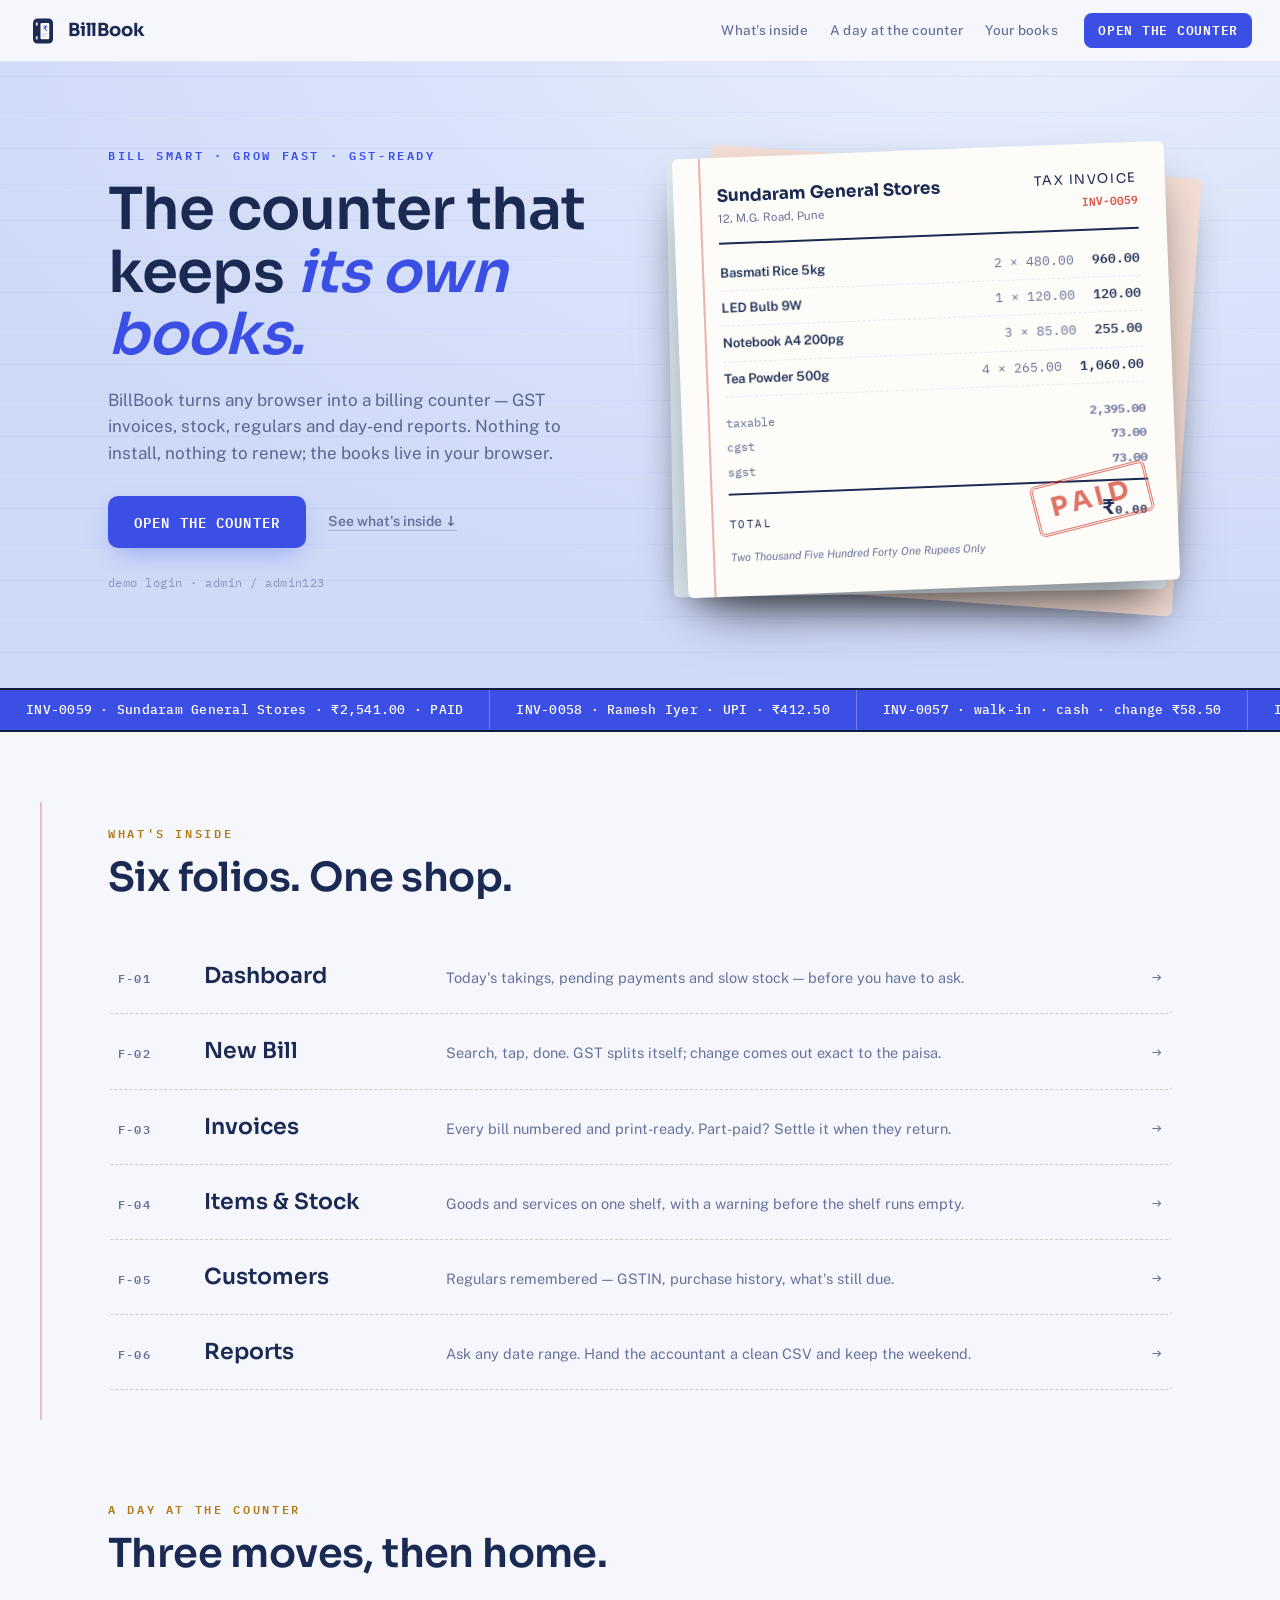
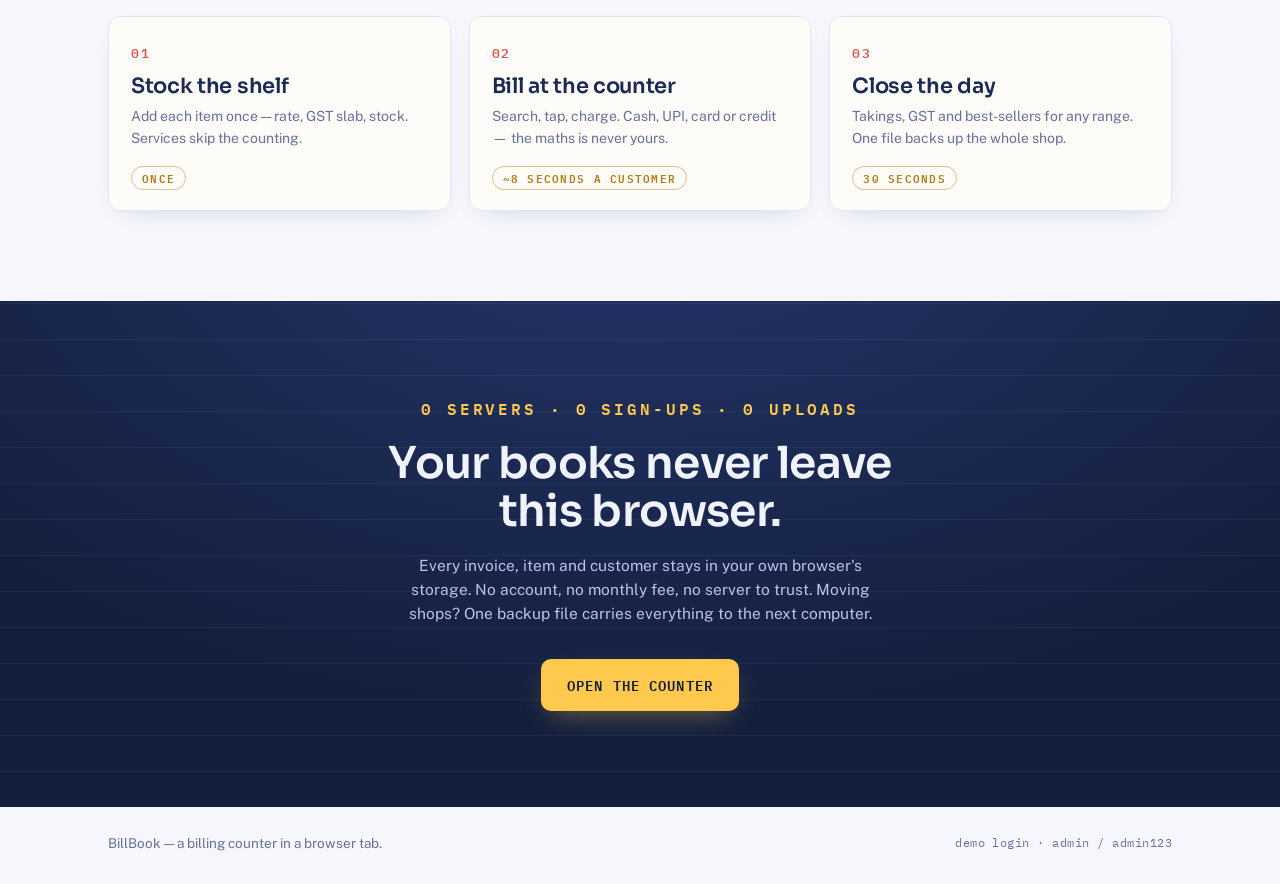
<file: Downloads/web based billing system/index.html>
<!DOCTYPE html>
<html lang="en">
<head>
<meta charset="UTF-8">
<meta name="viewport" content="width=device-width, initial-scale=1.0">
<title>BillBook — bill smart. grow fast.</title>
<meta name="description" content="A complete GST billing counter for small shops — in a single browser tab. Invoices, stock, customers and reports. Nothing to install; your books stay in your browser.">
<link rel="preconnect" href="https://fonts.googleapis.com">
<link rel="preconnect" href="https://fonts.gstatic.com" crossorigin>
<link href="https://fonts.googleapis.com/css2?family=Sora:wght@500;600;700;800&family=Public+Sans:wght@400;500;600;700&family=IBM+Plex+Mono:wght@400;500;600&display=swap" rel="stylesheet">
<link rel="stylesheet" href="css/landing.css">
</head>
<body>

<!-- ============ TOP BAR ============ -->
<header class="topbar">
  <a class="brand" href="./">
    <span class="brand-mark">
      <svg viewBox="0 0 48 48" width="30" height="30" aria-hidden="true">
        <rect x="8" y="4" width="32" height="40" rx="7" fill="#1B2A52"/>
        <rect x="12.5" y="10" width="3" height="6" rx="1.5" fill="#F0F3FE" opacity=".85"/>
        <rect x="12.5" y="32" width="3" height="6" rx="1.5" fill="#F0F3FE" opacity=".85"/>
        <rect x="20" y="11" width="14" height="26" rx="2" fill="#FDFCF8"/>
        <text x="27" y="24.5" font-family="Sora, sans-serif" font-size="10.5" font-weight="700" fill="#3B4FE4" text-anchor="middle">₹</text>
        <rect x="22.5" y="27.5" width="9" height="1.8" rx=".9" fill="#C9D1EA"/>
        <rect x="22.5" y="31" width="6.5" height="1.8" rx=".9" fill="#C9D1EA"/>
      </svg>
    </span>
    <span class="brand-name">BillBook</span>
  </a>
  <nav class="topnav">
    <a href="#inside">What's inside</a>
    <a href="#day">A day at the counter</a>
    <a href="#books">Your books</a>
  </nav>
  <a class="topbar-cta" href="app.html">Open the counter</a>
</header>

<!-- ============ HERO ============ -->
<section class="hero">
  <div class="hero-inner">
    <div class="hero-copy">
      <p class="eyebrow">bill smart · grow fast · gst-ready</p>
      <h1>The counter that keeps <em>its own books.</em></h1>
      <p class="sub">
        BillBook turns any browser into a billing counter — GST invoices,
        stock, regulars and day-end reports. Nothing to install, nothing to
        renew; the books live in your browser.
      </p>
      <div class="cta-row">
        <a class="btn-hero" href="app.html">Open the counter</a>
        <a class="link-quiet" href="#inside">See what's inside ↓</a>
      </div>
      <p class="hero-note">demo login · admin / admin123</p>
    </div>

    <!-- signature: the bill that writes itself -->
    <div class="hero-bill" aria-hidden="true">
      <div class="copy-sheet copy-pink"></div>
      <div class="copy-sheet copy-blue"></div>
      <div class="bill-sheet">
        <div class="bill-head">
          <div>
            <div class="bill-shop">Sundaram General Stores</div>
            <div class="bill-addr">12, M.G. Road, Pune</div>
          </div>
          <div class="bill-doc">
            <div class="bill-tax">TAX INVOICE</div>
            <div class="bill-no">INV-0059</div>
          </div>
        </div>

        <div class="bill-rows">
          <div class="bill-row" style="--i:0"><span class="br-name">Basmati Rice 5kg</span><span class="br-qty">2 × 480.00</span><span class="br-amt">960.00</span></div>
          <div class="bill-row" style="--i:1"><span class="br-name">LED Bulb 9W</span><span class="br-qty">1 × 120.00</span><span class="br-amt">120.00</span></div>
          <div class="bill-row" style="--i:2"><span class="br-name">Notebook A4 200pg</span><span class="br-qty">3 × 85.00</span><span class="br-amt">255.00</span></div>
          <div class="bill-row" style="--i:3"><span class="br-name">Tea Powder 500g</span><span class="br-qty">4 × 265.00</span><span class="br-amt">1,060.00</span></div>
        </div>

        <div class="bill-totals">
          <div class="bt-row" style="--i:4"><span>taxable</span><b>2,395.00</b></div>
          <div class="bt-row" style="--i:5"><span>cgst</span><b>73.00</b></div>
          <div class="bt-row" style="--i:6"><span>sgst</span><b>73.00</b></div>
          <div class="bt-row bt-grand" style="--i:7"><span>total</span><b>₹<span id="bill-total">0.00</span></b></div>
        </div>

        <div class="bill-words" style="--i:8">Two Thousand Five Hundred Forty One Rupees Only</div>
        <div class="paid-stamp">PAID</div>
      </div>
    </div>
  </div>
</section>

<!-- ============ BILL TICKER ============ -->
<div class="ticker" aria-hidden="true">
  <div class="ticker-track">
    <div class="ticker-set">
      <span>INV-0059 · Sundaram General Stores · ₹2,541.00 · PAID</span>
      <span>INV-0058 · Ramesh Iyer · UPI · ₹412.50</span>
      <span>INV-0057 · walk-in · cash · change ₹58.50</span>
      <span>INV-0056 · Vikram Traders · credit · 30 days</span>
      <span>INV-0055 · Anita Deshmukh · card · ₹1,180.00</span>
      <span>low stock · Wall Clock · 4 left</span>
      <span>day closed · 23 bills · ₹41,206.75</span>
    </div>
    <div class="ticker-set">
      <span>INV-0059 · Sundaram General Stores · ₹2,541.00 · PAID</span>
      <span>INV-0058 · Ramesh Iyer · UPI · ₹412.50</span>
      <span>INV-0057 · walk-in · cash · change ₹58.50</span>
      <span>INV-0056 · Vikram Traders · credit · 30 days</span>
      <span>INV-0055 · Anita Deshmukh · card · ₹1,180.00</span>
      <span>low stock · Wall Clock · 4 left</span>
      <span>day closed · 23 bills · ₹41,206.75</span>
    </div>
  </div>
</div>

<!-- ============ INDEX OF ACCOUNTS ============ -->
<section class="index-section" id="inside">
  <div class="wrap">
    <p class="eyebrow dark reveal">what's inside</p>
    <h2 class="reveal">Six folios. One shop.</h2>

    <ol class="ledger-index">
      <li class="reveal" style="--i:0">
        <span class="folio">F-01</span>
        <span class="idx-name">Dashboard</span>
        <span class="idx-desc">Today's takings, pending payments and slow stock — before you have to ask.</span>
        <span class="idx-arrow">→</span>
      </li>
      <li class="reveal" style="--i:1">
        <span class="folio">F-02</span>
        <span class="idx-name">New Bill</span>
        <span class="idx-desc">Search, tap, done. GST splits itself; change comes out exact to the paisa.</span>
        <span class="idx-arrow">→</span>
      </li>
      <li class="reveal" style="--i:2">
        <span class="folio">F-03</span>
        <span class="idx-name">Invoices</span>
        <span class="idx-desc">Every bill numbered and print-ready. Part-paid? Settle it when they return.</span>
        <span class="idx-arrow">→</span>
      </li>
      <li class="reveal" style="--i:3">
        <span class="folio">F-04</span>
        <span class="idx-name">Items &amp; Stock</span>
        <span class="idx-desc">Goods and services on one shelf, with a warning before the shelf runs empty.</span>
        <span class="idx-arrow">→</span>
      </li>
      <li class="reveal" style="--i:4">
        <span class="folio">F-05</span>
        <span class="idx-name">Customers</span>
        <span class="idx-desc">Regulars remembered — GSTIN, purchase history, what's still due.</span>
        <span class="idx-arrow">→</span>
      </li>
      <li class="reveal" style="--i:5">
        <span class="folio">F-06</span>
        <span class="idx-name">Reports</span>
        <span class="idx-desc">Ask any date range. Hand the accountant a clean CSV and keep the weekend.</span>
        <span class="idx-arrow">→</span>
      </li>
    </ol>
  </div>
</section>

<!-- ============ A DAY AT THE COUNTER ============ -->
<section class="day-section" id="day">
  <div class="wrap">
    <p class="eyebrow dark reveal">a day at the counter</p>
    <h2 class="reveal">Three moves, then home.</h2>

    <div class="steps">
      <div class="step reveal" style="--i:0">
        <span class="step-no">01</span>
        <h3>Stock the shelf</h3>
        <p>Add each item once — rate, GST slab, stock. Services skip the counting.</p>
        <span class="step-tag">once</span>
      </div>
      <div class="step reveal" style="--i:1">
        <span class="step-no">02</span>
        <h3>Bill at the counter</h3>
        <p>Search, tap, charge. Cash, UPI, card or credit — the maths is never yours.</p>
        <span class="step-tag">~8 seconds a customer</span>
      </div>
      <div class="step reveal" style="--i:2">
        <span class="step-no">03</span>
        <h3>Close the day</h3>
        <p>Takings, GST and best-sellers for any range. One file backs up the whole shop.</p>
        <span class="step-tag">30 seconds</span>
      </div>
    </div>
  </div>
</section>

<!-- ============ YOUR BOOKS ============ -->
<section class="local-section" id="books">
  <div class="wrap">
    <p class="local-claim reveal">0 servers · 0 sign-ups · 0 uploads</p>
    <h2 class="reveal">Your books never leave this browser.</h2>
    <p class="local-sub reveal">
      Every invoice, item and customer stays in your own browser's storage.
      No account, no monthly fee, no server to trust. Moving shops?
      One backup file carries everything to the next computer.
    </p>
    <a class="btn-hero reveal" href="app.html">Open the counter</a>
  </div>
</section>

<!-- ============ FOOTER ============ -->
<footer class="foot">
  <div class="wrap">
    <p class="foot-line">BillBook — a billing counter in a browser tab.</p>
    <p class="foot-hint">demo login · admin / admin123</p>
  </div>
</footer>

<script src="js/landing.js" defer></script>
</body>
</html>
</file>
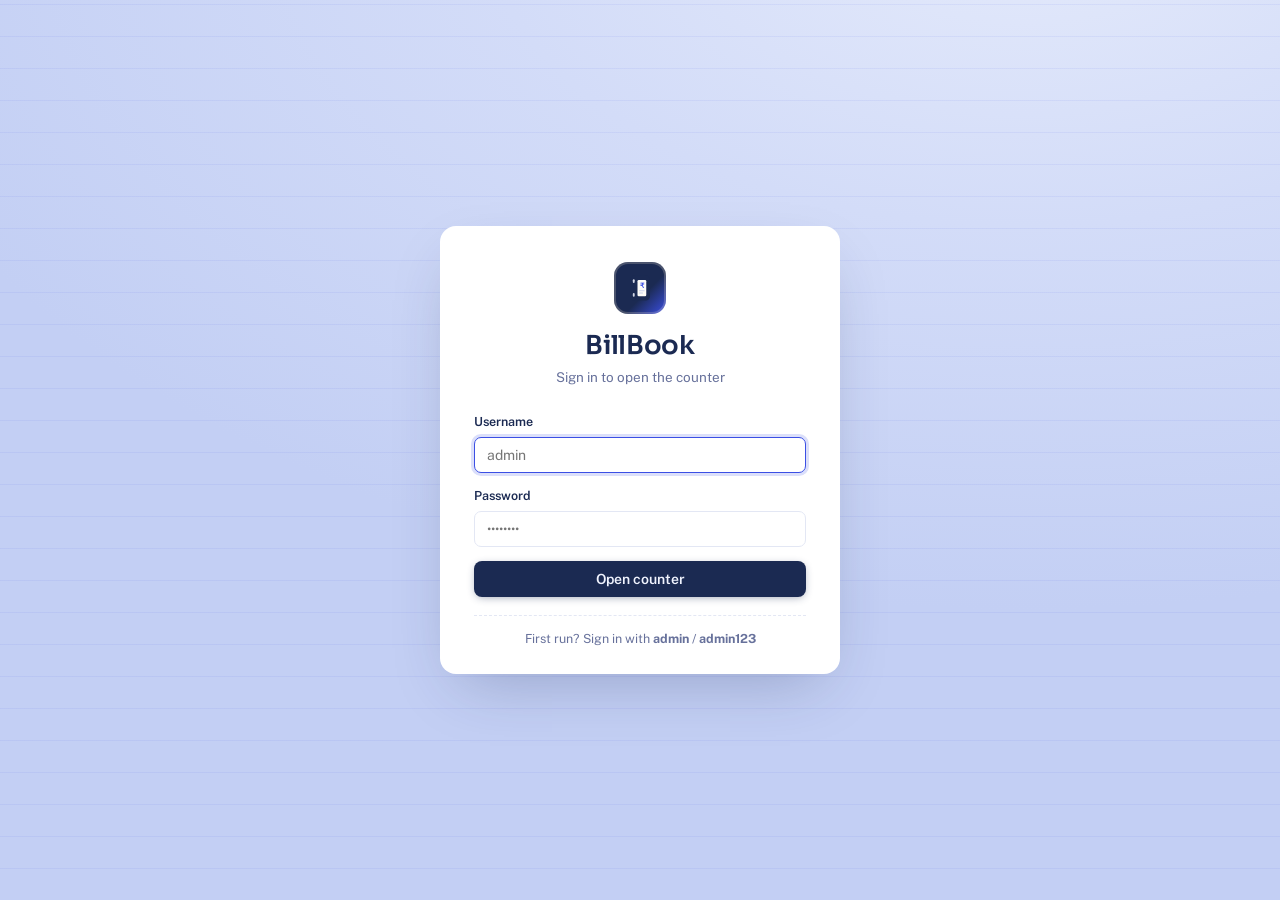
<file: Downloads/web based billing system/app.html>
<!DOCTYPE html>
<html lang="en">
<head>
<meta charset="UTF-8">
<meta name="viewport" content="width=device-width, initial-scale=1.0">
<title>BillBook — Billing System</title>
<link rel="preconnect" href="https://fonts.googleapis.com">
<link rel="preconnect" href="https://fonts.gstatic.com" crossorigin>
<link href="https://fonts.googleapis.com/css2?family=Sora:wght@500;600;700&family=Public+Sans:wght@400;500;600;700&family=IBM+Plex+Mono:wght@400;500;600&display=swap" rel="stylesheet">
<link rel="stylesheet" href="css/style.css">
</head>
<body>

<!-- ============ LOGIN ============ -->
<div id="login-screen" class="login-screen hidden">
  <div class="login-card">
    <div class="login-brand">
      <span class="brand-mark">
        <svg viewBox="0 0 48 48" width="30" height="30" aria-hidden="true">
          <rect x="8" y="4" width="32" height="40" rx="7" fill="#1B2A52"/>
          <rect x="12.5" y="10" width="3" height="6" rx="1.5" fill="#F0F3FE" opacity=".85"/>
          <rect x="12.5" y="32" width="3" height="6" rx="1.5" fill="#F0F3FE" opacity=".85"/>
          <rect x="20" y="11" width="14" height="26" rx="2" fill="#FDFCF8"/>
          <text x="27" y="24.5" font-family="Sora, sans-serif" font-size="10.5" font-weight="700" fill="#3B4FE4" text-anchor="middle">₹</text>
          <rect x="22.5" y="27.5" width="9" height="1.8" rx=".9" fill="#C9D1EA"/>
          <rect x="22.5" y="31" width="6.5" height="1.8" rx=".9" fill="#C9D1EA"/>
        </svg>
      </span>
      <h1 class="login-title">BillBook</h1>
      <p class="login-sub">Sign in to open the counter</p>
    </div>
    <form id="login-form" autocomplete="off">
      <label class="field">
        <span class="field-label">Username</span>
        <input type="text" id="login-user" placeholder="admin" required>
      </label>
      <label class="field">
        <span class="field-label">Password</span>
        <input type="password" id="login-pass" placeholder="••••••••" required>
      </label>
      <p id="login-error" class="login-error hidden">Wrong username or password.</p>
      <button type="submit" class="btn btn-primary btn-block">Open counter</button>
    </form>
    <p class="login-hint">First run? Sign in with <b>admin</b> / <b>admin123</b></p>
  </div>
</div>

<!-- ============ APP SHELL ============ -->
<div id="app" class="app hidden">

  <aside class="sidebar">
    <div class="sidebar-brand">
      <span class="brand-mark brand-mark-sm">
        <svg viewBox="0 0 48 48" width="22" height="22" aria-hidden="true">
          <rect x="8" y="4" width="32" height="40" rx="7" fill="#F0F3FE"/>
          <rect x="20" y="11" width="14" height="26" rx="2" fill="#FDFCF8"/>
          <text x="27" y="24.5" font-family="Sora, sans-serif" font-size="10.5" font-weight="700" fill="#3B4FE4" text-anchor="middle">₹</text>
          <rect x="22.5" y="27.5" width="9" height="1.8" rx=".9" fill="#C9D1EA"/>
          <rect x="22.5" y="31" width="6.5" height="1.8" rx=".9" fill="#C9D1EA"/>
        </svg>
      </span>
      <div>
        <div id="sidebar-shop-name" class="sidebar-shop">My Shop</div>
        <div class="sidebar-appname">BillBook</div>
      </div>
    </div>

    <nav class="nav">
      <a href="#/dashboard" class="nav-item" data-route="dashboard">
        <svg viewBox="0 0 24 24" fill="none" stroke="currentColor" stroke-width="1.8"><rect x="3" y="3" width="7" height="9" rx="1.5"/><rect x="14" y="3" width="7" height="5" rx="1.5"/><rect x="14" y="12" width="7" height="9" rx="1.5"/><rect x="3" y="16" width="7" height="5" rx="1.5"/></svg>
        Dashboard
      </a>
      <a href="#/billing" class="nav-item" data-route="billing">
        <svg viewBox="0 0 24 24" fill="none" stroke="currentColor" stroke-width="1.8"><path d="M6 2h12v20l-3-2-3 2-3-2-3 2V2z"/><path d="M9 7h6M9 11h6M9 15h4"/></svg>
        New Bill
      </a>
      <a href="#/invoices" class="nav-item" data-route="invoices">
        <svg viewBox="0 0 24 24" fill="none" stroke="currentColor" stroke-width="1.8"><path d="M4 3h16v18l-2.5-1.5L15 21l-2.5-1.5L10 21l-2.5-1.5L5 21l-1-.6V3z"/><path d="M8 8h8M8 12h8M8 16h5"/></svg>
        Invoices
        <span id="nav-invoice-count" class="nav-badge"></span>
      </a>
      <a href="#/products" class="nav-item" data-route="products">
        <svg viewBox="0 0 24 24" fill="none" stroke="currentColor" stroke-width="1.8"><path d="m12 2 8 4.5v11L12 22l-8-4.5v-11L12 2z"/><path d="M12 11 4 6.5M12 11l8-4.5M12 11v10.5"/></svg>
        Items
      </a>
      <a href="#/customers" class="nav-item" data-route="customers">
        <svg viewBox="0 0 24 24" fill="none" stroke="currentColor" stroke-width="1.8"><circle cx="9" cy="8" r="3.5"/><path d="M2.5 20c.8-3.5 3.4-5.5 6.5-5.5s5.7 2 6.5 5.5"/><circle cx="17.5" cy="9.5" r="2.5"/><path d="M17 14.6c2.4.3 4 1.9 4.5 4.4"/></svg>
        Customers
      </a>
      <a href="#/reports" class="nav-item" data-route="reports">
        <svg viewBox="0 0 24 24" fill="none" stroke="currentColor" stroke-width="1.8"><path d="M3 21h18"/><rect x="5" y="12" width="3" height="7" rx="1"/><rect x="10.5" y="8" width="3" height="11" rx="1"/><rect x="16" y="4" width="3" height="15" rx="1"/></svg>
        Reports
      </a>
      <a href="#/settings" class="nav-item" data-route="settings">
        <svg viewBox="0 0 24 24" fill="none" stroke="currentColor" stroke-width="1.8"><circle cx="12" cy="12" r="3"/><path d="M19.4 15a1.7 1.7 0 0 0 .34 1.87l.06.06a2 2 0 1 1-2.83 2.83l-.06-.06a1.7 1.7 0 0 0-1.87-.34 1.7 1.7 0 0 0-1 1.55V21a2 2 0 1 1-4 0v-.09a1.7 1.7 0 0 0-1-1.55 1.7 1.7 0 0 0-1.87.34l-.06.06a2 2 0 1 1-2.83-2.83l.06-.06a1.7 1.7 0 0 0 .34-1.87 1.7 1.7 0 0 0-1.55-1H3a2 2 0 1 1 0-4h.09a1.7 1.7 0 0 0 1.55-1 1.7 1.7 0 0 0-.34-1.87l-.06-.06a2 2 0 1 1 2.83-2.83l.06.06a1.7 1.7 0 0 0 1.87.34h0a1.7 1.7 0 0 0 1-1.55V3a2 2 0 1 1 4 0v.09a1.7 1.7 0 0 0 1 1.55h0a1.7 1.7 0 0 0 1.87-.34l.06-.06a2 2 0 1 1 2.83 2.83l-.06.06a1.7 1.7 0 0 0-.34 1.87v0a1.7 1.7 0 0 0 1.55 1H21a2 2 0 1 1 0 4h-.09a1.7 1.7 0 0 0-1.55 1z"/></svg>
        Settings
      </a>
    </nav>

    <div class="sidebar-footer">
      <div class="user-chip">
        <div id="user-avatar" class="avatar">A</div>
        <div>
          <div id="user-name" class="user-name">Administrator</div>
          <button id="logout-btn" class="linklike">Log out</button>
        </div>
      </div>
    </div>
  </aside>

  <main class="main">
    <header class="topbar">
      <button id="menu-toggle" class="icon-btn menu-toggle" aria-label="Toggle menu">
        <svg viewBox="0 0 24 24" fill="none" stroke="currentColor" stroke-width="2"><path d="M4 6h16M4 12h16M4 18h16"/></svg>
      </button>
      <h2 id="page-title" class="page-title">Dashboard</h2>
      <div id="page-actions" class="page-actions"></div>
    </header>
    <div id="page" class="page"></div>
  </main>
</div>

<!-- ============ OVERLAYS ============ -->
<div id="modal-root"></div>
<div id="toast-root" class="toast-root"></div>
<div id="print-area" class="print-area"></div>

<script src="js/utils.js" defer></script>
<script src="js/db.js" defer></script>
<script src="js/dashboard.js" defer></script>
<script src="js/products.js" defer></script>
<script src="js/customers.js" defer></script>
<script src="js/billing.js" defer></script>
<script src="js/invoices.js" defer></script>
<script src="js/reports.js" defer></script>
<script src="js/settings.js" defer></script>
<script src="js/app.js" defer></script>
</body>
</html>
</file>
<file: Downloads/web based billing system/css/landing.css>
/* ============================================================
   BillBook landing — "bill smart. grow fast."
   Pastel light theme, logo navy + royal blue, self-writing
   invoice hero, bill ticker, ledger index.
   Sora / Public Sans / IBM Plex Mono.
   ============================================================ */

:root {
  --counter: #141F3E;       /* deep navy — dark sections, text on sun */
  --royal: #3B4FE4;         /* logo royal blue */
  --royal-2: #2E3CC4;
  --paper: #F6F7FD;         /* pastel blue-tinted background */
  --sheet: #FDFCF8;
  --ink: #1B2A52;
  --muted: #67719B;
  --line: #E3E7F4;
  --sun: #FFC94D;
  --sun-deep: #B27B14;
  --stamp: #D9574A;

  --font-display: "Sora", "Segoe UI", system-ui, sans-serif;
  --font-body: "Public Sans", "Segoe UI", system-ui, sans-serif;
  --font-mono: "IBM Plex Mono", Consolas, monospace;
}

* { box-sizing: border-box; margin: 0; padding: 0; }

html { scroll-behavior: smooth; }

body {
  font-family: var(--font-body);
  background: var(--paper);
  color: var(--ink);
  font-size: 16px;
  line-height: 1.55;
}

::selection { background: rgba(59,79,228,.22); }
a { color: inherit; }
h1, h2, h3 { font-family: var(--font-display); font-weight: 600; line-height: 1.08; letter-spacing: -.015em; }

.eyebrow {
  font-family: var(--font-mono); font-size: 12px; font-weight: 600;
  letter-spacing: .22em; text-transform: uppercase;
  color: var(--royal); margin-bottom: 14px;
}
.eyebrow.dark { color: var(--sun-deep); }

.wrap { max-width: 1120px; margin: 0 auto; padding: 0 28px; }

/* ---------- reveal-on-scroll ---------- */
.reveal { opacity: 0; transform: translateY(18px); transition: opacity .6s ease, transform .6s cubic-bezier(.2,.8,.25,1); transition-delay: calc(var(--i, 0) * 70ms); }
.reveal.in { opacity: 1; transform: none; }

/* ============================================================
   TOP BAR
   ============================================================ */
.topbar {
  position: sticky; top: 0; z-index: 50;
  display: flex; align-items: center; gap: 26px;
  padding: 13px 28px;
  background: rgba(246,247,253,.9); backdrop-filter: blur(8px);
  border-bottom: 1px solid var(--line);
}
.brand { display: flex; align-items: center; gap: 10px; text-decoration: none; }
.brand-mark { display: grid; place-items: center; }
.brand-name { font-family: var(--font-display); font-weight: 700; font-size: 18px; color: var(--ink); letter-spacing: -.01em; }
.topnav { margin-left: auto; display: flex; gap: 22px; }
.topnav a {
  font-size: 13.5px; font-weight: 500; color: var(--muted);
  text-decoration: none; letter-spacing: .02em;
}
.topnav a:hover { color: var(--ink); }
.topbar-cta {
  font-family: var(--font-mono); font-size: 12.5px; font-weight: 600;
  letter-spacing: .06em; text-transform: uppercase;
  color: #fff; background: var(--royal);
  padding: 8px 14px; border-radius: 8px; text-decoration: none;
  transition: transform .12s ease, background .15s;
}
.topbar-cta:hover { background: var(--royal-2); transform: translateY(-1px); }
.topbar-cta:focus-visible, .btn-hero:focus-visible, .link-quiet:focus-visible { outline: 2px solid var(--royal); outline-offset: 3px; }

/* ============================================================
   HERO — deep green, ruled paper, the self-writing bill
   ============================================================ */
.hero {
  background:
    repeating-linear-gradient(0deg, transparent 0 35px, rgba(59,79,228,.05) 35px 36px),
    radial-gradient(1100px 640px at 78% -12%, #EAF0FC 0%, #DCE4FA 46%, #CFDAF8 100%);
  color: var(--ink);
  overflow: hidden;
}
.hero-inner {
  max-width: 1120px; margin: 0 auto;
  padding: 84px 28px 96px;
  display: grid; grid-template-columns: 1.05fr 1fr; gap: 56px; align-items: center;
}
.hero h1 { font-size: clamp(38px, 4.6vw, 58px); color: var(--ink); }
.hero h1 em { font-style: italic; color: var(--royal); }
.hero .sub { margin-top: 20px; font-size: 17px; color: #5A6690; max-width: 46ch; }
.cta-row { display: flex; align-items: center; gap: 22px; margin-top: 30px; flex-wrap: wrap; }

.btn-hero {
  display: inline-block; font-family: var(--font-mono); font-weight: 600;
  font-size: 14px; letter-spacing: .08em; text-transform: uppercase;
  color: #fff; background: var(--royal);
  padding: 15px 26px; border-radius: 10px; text-decoration: none;
  box-shadow: 0 10px 28px -10px rgba(59,79,228,.5);
  transition: transform .12s ease, background .15s, box-shadow .2s;
}
.btn-hero:hover { background: var(--royal-2); transform: translateY(-2px); box-shadow: 0 16px 34px -12px rgba(59,79,228,.6); }
.link-quiet { font-size: 14px; font-weight: 600; color: var(--muted); text-decoration: underline; text-underline-offset: 4px; text-decoration-color: rgba(103,113,155,.4); }
.link-quiet:hover { color: var(--ink); }
.hero-note { font-family: var(--font-mono); font-size: 12px; color: #8A94BC; margin-top: 26px; letter-spacing: .04em; }

/* ---------- the bill that writes itself ---------- */
.hero-bill { position: relative; }
.copy-sheet {
  position: absolute; inset: 0; border-radius: 6px;
  box-shadow: 0 18px 40px -18px rgba(0,0,0,.5);
}
.copy-pink { background: #F3DDD5; transform: rotate(4deg) translate(16px, 10px); }
.copy-blue { background: #DCE7F0; transform: rotate(-1deg) translate(-10px, 4px); }

.bill-sheet {
  position: relative;
  background: var(--sheet);
  color: var(--ink);
  border-radius: 6px;
  padding: 26px 28px 30px 44px;
  box-shadow: 0 30px 60px -22px rgba(0,0,0,.55);
  transform: rotate(-2.2deg);
}
.bill-sheet::before {
  content: ""; position: absolute; left: 26px; top: 0; bottom: 0; width: 2px;
  background: var(--stamp); opacity: .45;
}
.bill-head { display: flex; justify-content: space-between; gap: 14px; border-bottom: 2px solid var(--ink); padding-bottom: 14px; }
.bill-shop { font-family: var(--font-display); font-weight: 700; font-size: 17px; }
.bill-addr { font-size: 11.5px; color: var(--muted); margin-top: 1px; }
.bill-doc { text-align: right; }
.bill-tax { font-family: var(--font-display); font-size: 13px; letter-spacing: .12em; }
.bill-no { font-family: var(--font-mono); font-size: 11.5px; color: var(--stamp); font-weight: 600; margin-top: 3px; }

.bill-rows { padding: 12px 0 4px; }
.bill-row {
  display: grid; grid-template-columns: 1fr auto auto; gap: 18px;
  font-family: var(--font-mono); font-size: 12.5px;
  padding: 7px 0; border-bottom: 1px dashed var(--line);
  opacity: 0; transform: translateX(-10px);
  animation: writeLine .45s cubic-bezier(.2,.8,.25,1) forwards;
  animation-delay: calc(.55s + var(--i) * .38s);
}
@keyframes writeLine { to { opacity: 1; transform: none; } }
.br-name { font-family: var(--font-body); font-weight: 600; font-size: 13px; }
.br-qty, .br-amt { color: var(--muted); }
.br-amt { font-weight: 600; color: var(--ink); }

.bill-totals { padding-top: 10px; }
.bt-row {
  display: flex; justify-content: space-between;
  font-family: var(--font-mono); font-size: 12px; color: var(--muted);
  padding: 3px 0;
  opacity: 0; transform: translateX(-10px);
  animation: writeLine .45s cubic-bezier(.2,.8,.25,1) forwards;
  animation-delay: calc(.55s + var(--i) * .38s);
}
.bt-grand { border-top: 2px solid var(--ink); margin-top: 8px; padding-top: 9px; color: var(--ink); align-items: baseline; }
.bt-grand span { text-transform: uppercase; letter-spacing: .14em; font-size: 10.5px; }
.bt-grand b { font-size: 21px; }

.bill-words {
  font-style: italic; font-size: 11px; color: var(--muted); margin-top: 10px;
  opacity: 0;
  animation: writeLine .45s ease forwards;
  animation-delay: calc(.55s + 8 * .38s);
}

.paid-stamp {
  position: absolute; right: 26px; bottom: 58px;
  border: 3px double var(--stamp); color: var(--stamp);
  font-family: var(--font-display); font-size: 26px; font-weight: 700;
  letter-spacing: .18em; padding: 3px 14px; border-radius: 6px;
  transform: rotate(-12deg); opacity: 0;
  animation: stampIn .4s cubic-bezier(.2,.8,.25,1) forwards;
  animation-delay: 3.6s;
}
@keyframes stampIn {
  0% { transform: scale(2.1) rotate(-14deg); opacity: 0; }
  55% { transform: scale(.92) rotate(-12deg); opacity: .85; }
  70% { transform: scale(1.06) rotate(-12deg); opacity: .85; }
  100% { transform: scale(1) rotate(-12deg); opacity: .85; }
}

/* ============================================================
   BILL TICKER — the day's takings, scrolling past
   ============================================================ */
.ticker {
  background: var(--royal);
  border-block: 2px solid var(--counter);
  overflow: hidden;
}
.ticker-track { display: flex; width: max-content; animation: tickerMove 36s linear infinite; }
.ticker:hover .ticker-track { animation-play-state: paused; }
.ticker-set { display: flex; flex-shrink: 0; }
.ticker-set span {
  font-family: var(--font-mono); font-size: 12.5px; font-weight: 500;
  color: #fff; padding: 10px 26px;
  white-space: nowrap; letter-spacing: .02em;
  border-right: 1px solid rgba(255,255,255,.28);
}
@keyframes tickerMove { to { transform: translateX(-50%); } }

/* ============================================================
   INDEX OF ACCOUNTS — modules as ledger folios
   ============================================================ */
.index-section {
  padding: 92px 0 70px;
  position: relative;
}
.index-section::before {
  content: ""; position: absolute; left: max(18px, calc((100vw - 1120px) / 2 - 40px)); top: 70px; bottom: 40px;
  width: 2px; background: var(--stamp); opacity: .35;
}
.index-section h2, .day-section h2 { font-size: clamp(28px, 3.4vw, 40px); margin-bottom: 40px; }

.ledger-index { list-style: none; }
.ledger-index li {
  display: grid; grid-template-columns: 64px 220px 1fr 40px;
  gap: 22px; align-items: baseline;
  padding: 20px 10px;
  border-bottom: 1px dashed #C9CFC2;
  border-radius: 4px;
  transition: background .15s ease, transform .15s ease;
}
.ledger-index li:hover { background: rgba(59,79,228,.07); transform: translateX(4px); }
.folio {
  font-family: var(--font-mono); font-size: 12px; font-weight: 600;
  color: var(--muted); letter-spacing: .1em;
  transition: color .15s;
}
.ledger-index li:hover .folio { color: var(--stamp); }
.idx-name { font-family: var(--font-display); font-weight: 600; font-size: 22px; }
.idx-desc { font-size: 14.5px; color: var(--muted); }
.idx-arrow { font-family: var(--font-mono); color: var(--muted); text-align: right; transition: transform .15s, color .15s; }
.ledger-index li:hover .idx-arrow { transform: translateX(4px); color: var(--royal); }

/* ============================================================
   A DAY AT THE COUNTER
   ============================================================ */
.day-section { padding: 40px 0 90px; }
.steps { display: grid; grid-template-columns: repeat(3, 1fr); gap: 18px; }
.step {
  background: var(--sheet); border: 1px solid var(--line); border-radius: 12px;
  padding: 24px 22px 20px; position: relative;
  box-shadow: 0 8px 22px -14px rgba(27,42,82,.28);
}
.step-no {
  font-family: var(--font-mono); font-size: 13px; font-weight: 600;
  color: var(--stamp); letter-spacing: .12em;
}
.step h3 { font-size: 21px; margin: 10px 0 8px; }
.step p { font-size: 14px; color: var(--muted); }
.step-tag {
  display: inline-block; margin-top: 16px;
  font-family: var(--font-mono); font-size: 10.5px; font-weight: 600;
  letter-spacing: .12em; text-transform: uppercase;
  color: var(--sun-deep);
  border: 1.5px solid rgba(178,123,20,.45); border-radius: 20px;
  padding: 3px 10px;
}

/* ============================================================
   YOUR BOOKS — local-first honesty
   ============================================================ */
.local-section {
  background:
    repeating-linear-gradient(0deg, transparent 0 35px, rgba(255,255,255,.045) 35px 36px),
    radial-gradient(900px 520px at 50% -20%, #26346B 0%, #1B2A52 52%, #141F3E 100%);
  color: #E8EDFB;
  text-align: center;
  padding: 96px 0;
}
.local-claim {
  font-family: var(--font-mono); font-size: clamp(13px, 1.6vw, 16px);
  font-weight: 600; letter-spacing: .18em; text-transform: uppercase;
  color: var(--sun); margin-bottom: 18px;
}
.local-section h2 { font-size: clamp(28px, 3.6vw, 44px); color: #F0F3FE; max-width: 18ch; margin: 0 auto 18px; }
.local-sub { max-width: 56ch; margin: 0 auto 34px; color: #B9C4E8; font-size: 15.5px; }
.local-section .btn-hero { background: var(--sun); color: var(--counter); box-shadow: 0 10px 28px -10px rgba(255,201,77,.45); }
.local-section .btn-hero:hover { background: #FFD666; }

/* ============================================================
   FOOTER
   ============================================================ */
.foot { padding: 26px 0 30px; }
.foot .wrap { display: flex; align-items: center; justify-content: space-between; gap: 12px; flex-wrap: wrap; }
.foot-line { font-size: 13.5px; color: var(--muted); }
.foot-hint { font-family: var(--font-mono); font-size: 12px; color: var(--muted); letter-spacing: .04em; }

/* ============================================================
   RESPONSIVE
   ============================================================ */
@media (max-width: 940px) {
  .hero-inner { grid-template-columns: 1fr; padding: 64px 28px 80px; gap: 60px; }
  .hero-bill { max-width: 470px; }
  .steps { grid-template-columns: 1fr; }
  .ledger-index li { grid-template-columns: 48px 1fr 32px; }
  .idx-desc { grid-column: 2 / -1; grid-row: 2; margin-top: 2px; }
  .topnav { display: none; }
}
@media (max-width: 560px) {
  .wrap { padding: 0 18px; }
  .hero-inner { padding: 52px 18px 64px; }
  .bill-sheet { padding: 20px 18px 24px 36px; }
  .bill-sheet::before { left: 20px; }
  .topbar { padding: 12px 18px; }
  .topbar-cta { padding: 7px 10px; }
  .ledger-index li { gap: 12px; padding: 16px 6px; }
  .idx-name { font-size: 18px; }
  .index-section::before { display: none; }
}

/* ---------- reduced motion ---------- */
@media (prefers-reduced-motion: reduce) {
  html { scroll-behavior: auto; }
  .reveal { opacity: 1; transform: none; transition: none; }
  .ticker-track { animation: none; }
  .bill-row, .bt-row, .bill-words { animation: none; opacity: 1; transform: none; }
  .paid-stamp { animation: none; opacity: .85; }
}
</file>
<file: Downloads/web based billing system/css/style.css>
/* ============================================================
   BillBook — web-based billing system
   Design: "BillBook" — pastel light, logo navy + royal blue,
   tabular mono figures. Sora / Public Sans / IBM Plex Mono.
   ============================================================ */

:root {
  --ledger: #1B2A52;        /* logo navy */
  --ledger-2: #141F3E;      /* deeper navy */
  --ledger-3: #3B4FE4;      /* logo royal blue */
  --paper: #F6F7FD;         /* pastel blue-tinted background */
  --card: #FFFFFF;
  --ink: #1B2A52;
  --muted: #67719B;
  --line: #E3E7F4;
  --marigold: #D99A1F;      /* warm sun accent */
  --marigold-bright: #FFC94D;
  --marigold-deep: #B27B14;
  --stamp-red: #D9574A;
  --stamp-soft: #FBE5E2;
  --ok: #1E8A5E;
  --ok-soft: #E1F5EA;

  --font-display: "Sora", "Segoe UI", system-ui, sans-serif;
  --font-body: "Public Sans", "Segoe UI", system-ui, sans-serif;
  --font-mono: "IBM Plex Mono", Consolas, monospace;

  --radius: 10px;
  --radius-sm: 7px;
  --shadow: 0 1px 2px rgba(23,37,30,.05), 0 8px 24px -12px rgba(27,42,82,.16);
  --shadow-lg: 0 24px 60px -20px rgba(27,42,82,.28);
}

* { box-sizing: border-box; margin: 0; padding: 0; }

html { height: 100%; }
body {
  font-family: var(--font-body);
  background: var(--paper);
  color: var(--ink);
  font-size: 14.5px;
  line-height: 1.5;
  min-height: 100vh;
}

::selection { background: rgba(59,79,228,.25); }

button { font-family: inherit; cursor: pointer; }
input, select, textarea { font-family: inherit; font-size: 14px; }
a { color: var(--ledger); }

::-webkit-scrollbar { width: 10px; height: 10px; }
::-webkit-scrollbar-thumb { background: #C9D1EA; border-radius: 8px; border: 2px solid var(--paper); }
::-webkit-scrollbar-track { background: transparent; }

/* ============================================================
   LOGIN
   ============================================================ */
.login-screen {
  position: fixed; inset: 0; z-index: 200;
  display: grid; place-items: center;
  background:
    repeating-linear-gradient(0deg, transparent 0 31px, rgba(59,79,228,.07) 31px 32px),
    radial-gradient(1200px 700px at 80% -10%, #E4EAFB 0%, #D3DCF8 45%, #C3CFf4 100%);
}
.hidden { display: none !important; }

.login-card {
  width: min(400px, calc(100vw - 40px));
  background: var(--card);
  border-radius: 16px; box-shadow: var(--shadow-lg);
  padding: 36px 34px 26px;
  animation: rise .5s cubic-bezier(.2,.8,.25,1) both;
}
@keyframes rise {
  from { opacity: 0; transform: translateY(14px); }
  to { opacity: 1; transform: none; }
}

.login-brand { text-align: center; margin-bottom: 26px; }
.brand-mark {
  display: inline-grid; place-items: center;
  width: 52px; height: 52px; border-radius: 14px;
  background: linear-gradient(135deg, var(--ledger) 60%, var(--ledger-3));
  color: #F0F3FE; font-family: var(--font-display); font-size: 26px; font-weight: 600;
  box-shadow: inset 0 0 0 2px rgba(244,233,207,.22);
}
.brand-mark-sm { width: 38px; height: 38px; border-radius: 10px; font-size: 19px; }

.login-title { font-family: var(--font-display); font-weight: 600; font-size: 26px; letter-spacing: -.01em; margin-top: 12px; }
.login-sub { color: var(--muted); font-size: 13.5px; margin-top: 2px; }

.field { display: block; margin-bottom: 14px; }
.field-label { display: block; font-size: 12.5px; font-weight: 600; margin-bottom: 5px; }
input[type=text], input[type=password], input[type=number], input[type=date], select, textarea {
  width: 100%; padding: 9px 12px;
  border: 1.5px solid var(--line);
  border-radius: var(--radius-sm);
  background: #fff; color: var(--ink);
  transition: border-color .15s, box-shadow .15s;
}
input:focus, select:focus, textarea:focus {
  outline: none; border-color: var(--ledger-3);
  box-shadow: 0 0 0 3px rgba(59,79,228,.18);
}
textarea { resize: vertical; min-height: 64px; }

.login-error { color: var(--stamp-red); font-size: 13px; margin: 2px 0 12px; }
.login-hint {
  text-align: center; color: var(--muted); font-size: 12.5px;
  margin-top: 18px; padding-top: 14px; border-top: 1px dashed var(--line);
}

/* ============================================================
   APP LAYOUT
   ============================================================ */
.app { display: flex; min-height: 100vh; }

.sidebar {
  width: 232px; flex-shrink: 0;
  background: linear-gradient(180deg, var(--ledger), var(--ledger-2));
  color: #E9EFE9;
  display: flex; flex-direction: column;
  position: sticky; top: 0; height: 100vh; z-index: 50;
}
.sidebar-brand {
  display: flex; align-items: center; gap: 11px;
  padding: 20px 18px 18px;
  border-bottom: 1px solid rgba(255,255,255,.09);
}
.sidebar-shop { font-family: var(--font-display); font-weight: 600; font-size: 15px; color: #fff; white-space: nowrap; overflow: hidden; text-overflow: ellipsis; max-width: 150px; }
.sidebar-appname { font-family: var(--font-mono); font-size: 10.5px; letter-spacing: .12em; text-transform: uppercase; color: rgba(138,151,242,.9); }

.nav { flex: 1; overflow-y: auto; padding: 14px 10px; }
.nav-item {
  display: flex; align-items: center; gap: 11px;
  padding: 9px 12px; margin-bottom: 2px;
  color: #C9D6CC; text-decoration: none;
  border-radius: 8px; font-size: 14px; font-weight: 500;
  transition: background .15s, color .15s;
}
.nav-item svg { width: 19px; height: 19px; opacity: .8; flex-shrink: 0; }
.nav-item:hover { background: rgba(255,255,255,.07); color: #fff; }
.nav-item.active { background: var(--ledger-3); color: #fff; font-weight: 600; }
.nav-item.active svg { opacity: 1; }
.nav-badge { margin-left: auto; font-family: var(--font-mono); font-size: 11px; background: rgba(255,255,255,.12); padding: 1px 7px; border-radius: 20px; }
.nav-item.active .nav-badge { background: rgba(255,255,255,.22); }

.sidebar-footer { border-top: 1px solid rgba(255,255,255,.09); padding: 14px; }
.user-chip { display: flex; gap: 10px; align-items: center; }
.avatar { width: 36px; height: 36px; border-radius: 50%; background: var(--marigold-bright); color: var(--ledger-2); display: grid; place-items: center; font-weight: 700; font-size: 15px; }
.user-name { font-size: 13.5px; font-weight: 600; color: #fff; }
.linklike { background: none; border: none; color: #A9BCAD; font-size: 12.5px; text-decoration: underline; text-underline-offset: 3px; padding: 0; }
.linklike:hover { color: #fff; }

.main { flex: 1; min-width: 0; display: flex; flex-direction: column; }

.topbar {
  display: flex; align-items: center; gap: 14px;
  padding: 14px 26px;
  background: rgba(246,247,253,.86);
  backdrop-filter: blur(8px);
  border-bottom: 1px solid var(--line);
  position: sticky; top: 0; z-index: 40;
}
.page-title { font-family: var(--font-display); font-weight: 600; font-size: 21px; letter-spacing: -.01em; }
.page-actions { margin-left: auto; display: flex; gap: 10px; align-items: center; }
.menu-toggle { display: none; }

.page { padding: 24px 26px 48px; max-width: 1280px; width: 100%; margin: 0 auto; }

/* ============================================================
   COMPONENTS
   ============================================================ */
.btn {
  display: inline-flex; align-items: center; justify-content: center; gap: 7px;
  padding: 9px 16px; border-radius: 8px;
  border: 1.5px solid transparent;
  font-size: 14px; font-weight: 600; white-space: nowrap;
  transition: transform .06s ease, background .15s, border-color .15s;
}
.btn:active { transform: translateY(1px); }
.btn:focus-visible { outline: 2px solid var(--marigold-deep); outline-offset: 2px; }
.btn-primary { background: var(--ledger); color: #F0F3FE; box-shadow: 0 2px 8px -2px rgba(27,42,82,.45); }
.btn-primary:hover { background: var(--ledger-3); }
.btn-accent { background: var(--marigold-bright); color: var(--ledger-2); box-shadow: 0 2px 8px -2px rgba(59,79,228,.4); }
.btn-accent:hover { background: #F2AE4E; }
.btn-outline { background: #fff; border-color: var(--line); color: var(--ink); }
.btn-outline:hover { border-color: var(--ledger-3); color: var(--ledger); }
.btn-danger { background: var(--stamp-red); color: #fff; }
.btn-danger:hover { background: #A93E27; }
.btn-ghost { background: transparent; color: var(--muted); }
.btn-ghost:hover { background: rgba(59,79,228,.08); color: var(--ink); }
.btn-block { width: 100%; }
.btn-sm { padding: 6px 12px; font-size: 13px; }

.icon-btn {
  display: inline-grid; place-items: center;
  width: 34px; height: 34px; border-radius: 8px;
  border: 1.5px solid var(--line); background: #fff; color: var(--muted);
}
.icon-btn:hover { color: var(--ledger); border-color: var(--ledger-3); }
.icon-btn svg { width: 17px; height: 17px; }

.card { background: var(--card); border: 1px solid var(--line); border-radius: var(--radius); box-shadow: var(--shadow); }
.card-pad { padding: 18px 20px; }
.card-head { display: flex; align-items: baseline; justify-content: space-between; padding: 16px 20px 0; }
.card-head h3 { font-family: var(--font-display); font-size: 16px; font-weight: 600; }

.stat-row { display: grid; grid-template-columns: repeat(4, 1fr); gap: 14px; margin-bottom: 18px; }
.stat-card { padding: 16px 18px; display: flex; flex-direction: column; gap: 4px; position: relative; overflow: hidden; }
.stat-label { font-size: 12px; font-weight: 600; letter-spacing: .06em; text-transform: uppercase; color: var(--muted); }
.stat-value { font-family: var(--font-mono); font-size: 23px; font-weight: 600; letter-spacing: -.02em; overflow: hidden; text-overflow: ellipsis; white-space: nowrap; }
.stat-sub { font-size: 12.5px; color: var(--muted); }
.stat-icon { position: absolute; right: 16px; top: 16px; width: 42px; height: 42px; border-radius: 12px; display: grid; place-items: center; font-size: 19px; }
.stat-icon.green { background: var(--ok-soft); }
.stat-icon.gold { background: #FFF1D6; }
.stat-icon.red { background: var(--stamp-soft); }
.stat-icon.teal { background: #E9EDFC; }

.grid-2 { display: grid; grid-template-columns: 1fr 1fr; gap: 14px; }
.grid-2-1 { display: grid; grid-template-columns: 2fr 1fr; gap: 14px; }
.section-head { display: flex; align-items: baseline; justify-content: space-between; margin: 22px 0 10px; }
.section-head h3 { font-family: var(--font-display); font-size: 16.5px; font-weight: 600; }
.section-head .hint { font-size: 12.5px; color: var(--muted); }

.table-wrap { overflow-x: auto; }
table.data { width: 100%; border-collapse: collapse; font-size: 13.5px; }
table.data th {
  text-align: left; font-size: 11.5px; letter-spacing: .07em; text-transform: uppercase;
  color: var(--muted); font-weight: 600; padding: 10px 12px;
  border-bottom: 2px solid var(--line); white-space: nowrap;
}
table.data td { padding: 10px 12px; border-bottom: 1px solid var(--line); vertical-align: middle; }
table.data tr:last-child td { border-bottom: none; }
table.data tbody tr:hover { background: #F7F9FF; }
.num { font-family: var(--font-mono); font-variant-numeric: tabular-nums; text-align: right; white-space: nowrap; }
.mono { font-family: var(--font-mono); font-size: 13px; }

.badge { display: inline-block; font-variant: small-caps; font-size: 12px; font-weight: 600; letter-spacing: .04em; padding: 2px 9px; border-radius: 20px; white-space: nowrap; }
.badge.ok { background: var(--ok-soft); color: var(--ok); }
.badge.warn { background: rgba(255,201,77,.22); color: var(--marigold-deep); }
.badge.danger { background: var(--stamp-soft); color: #A93E27; }
.badge.neutral { background: #EEF1F9; color: var(--muted); }
.badge.info { background: #E9EDFC; color: #4453C7; }

.row-actions { display: flex; gap: 6px; justify-content: flex-end; }
.row-btn {
  border: 1.5px solid var(--line); background: #fff; border-radius: 7px;
  width: 29px; height: 29px; display: grid; place-items: center; color: var(--muted);
}
.row-btn:hover { color: var(--ledger); border-color: var(--ledger-3); }
.row-btn.danger:hover { color: var(--stamp-red); border-color: var(--stamp-red); }
.row-btn svg { width: 15px; height: 15px; }

.empty { text-align: center; padding: 44px 20px; color: var(--muted); }
.empty .big { font-size: 34px; margin-bottom: 8px; }
.empty b { color: var(--ink); display: block; margin-bottom: 3px; font-size: 14.5px; }
.empty p { font-size: 13px; max-width: 340px; margin: 0 auto 14px; }

.toolbar { display: flex; gap: 10px; align-items: center; flex-wrap: wrap; margin-bottom: 14px; }
.toolbar input, .toolbar select { width: auto; min-width: 140px; }
.toolbar input[type=search] { min-width: 200px; }
.toolbar .spacer { flex: 1; }

/* ============================================================
   CHARTS — no libraries, CSS only
   ============================================================ */
.chart-bars { display: flex; align-items: flex-end; gap: 8px; height: 190px; padding-top: 10px; }
.chart-bar-col { flex: 1; display: flex; flex-direction: column; align-items: center; gap: 6px; height: 100%; justify-content: flex-end; min-width: 0; }
.chart-bar {
  width: 100%; max-width: 46px;
  background: linear-gradient(180deg, #5A6CF0, var(--ledger-3));
  border-radius: 6px 6px 2px 2px;
  transition: height .55s cubic-bezier(.2,.8,.25,1);
  min-height: 2px;
}
.chart-bar-col:hover .chart-bar { background: linear-gradient(180deg, #FFD666, var(--marigold-bright)); }
.chart-bar-label { font-family: var(--font-mono); font-size: 11px; color: var(--muted); white-space: nowrap; }
.chart-bar-val { font-family: var(--font-mono); font-size: 10.5px; color: var(--muted); opacity: 0; transition: opacity .15s; white-space: nowrap; }
.chart-bar-col:hover .chart-bar-val { opacity: 1; }

.donut {
  width: 158px; height: 158px; border-radius: 50%;
  background: conic-gradient(var(--donut-css, #ccc));
  position: relative; flex-shrink: 0; margin-inline: auto;
}
.donut::after {
  content: ""; position: absolute; inset: 34px; border-radius: 50%;
  background: #FFF; box-shadow: inset 0 0 0 1px var(--line);
}
.donut-center { position: absolute; inset: 0; display: grid; place-items: center; z-index: 1; text-align: center; pointer-events: none; }
.donut-center b { font-family: var(--font-mono); font-size: 17px; display: block; }
.donut-center span { font-size: 11px; color: var(--muted); }

.legend { display: grid; gap: 7px; font-size: 13px; flex: 1; min-width: 160px; }
.legend-item { display: flex; align-items: center; gap: 8px; }
.legend-dot { width: 10px; height: 10px; border-radius: 3px; flex-shrink: 0; }
.legend-item .pct { color: var(--muted); font-size: 12px; margin-left: auto; }

.hbar-list { display: grid; gap: 10px; }
.hbar-item { display: grid; grid-template-columns: 130px 1fr 90px; gap: 10px; align-items: center; font-size: 13px; }
.hbar-name { white-space: nowrap; overflow: hidden; text-overflow: ellipsis; }
.hbar-track { height: 9px; background: #E9EDF9; border-radius: 6px; overflow: hidden; }
.hbar-fill { height: 100%; background: linear-gradient(90deg, #3B4FE4, #7B89F5); border-radius: 6px; transition: width .6s cubic-bezier(.2,.8,.25,1); }
.hbar-item .num { font-size: 12.5px; }

/* ============================================================
   MODAL + TOAST
   ============================================================ */
.modal-backdrop {
  position: fixed; inset: 0; z-index: 100;
  background: rgba(20,31,62,.42); backdrop-filter: blur(3px);
  display: grid; place-items: center; padding: 20px;
  animation: fadeIn .18s ease both;
}
@keyframes fadeIn { from { opacity: 0; } }
.modal {
  background: #fff; border-radius: 14px; box-shadow: var(--shadow-lg);
  width: min(520px, 100%);
  max-height: calc(100vh - 60px);
  display: flex; flex-direction: column;
  animation: rise .28s cubic-bezier(.2,.8,.25,1) both;
}
.modal-wide { width: min(720px, 100%); }
.modal-head { display: flex; align-items: center; justify-content: space-between; padding: 18px 22px 0; }
.modal-title { font-family: var(--font-display); font-size: 18px; font-weight: 600; }
.modal-close { background: none; border: none; font-size: 22px; line-height: 1; color: var(--muted); padding: 4px 8px; border-radius: 7px; }
.modal-close:hover { color: var(--ink); background: var(--paper); }
.modal-body { padding: 16px 22px 6px; overflow-y: auto; }
.modal-foot { display: flex; justify-content: flex-end; gap: 10px; padding: 14px 22px 18px; }
.form-grid { display: grid; grid-template-columns: 1fr 1fr; gap: 12px 14px; }
.form-grid .span-2 { grid-column: 1 / -1; }

.toast-root { position: fixed; bottom: 22px; right: 22px; z-index: 300; display: grid; gap: 8px; }
.toast {
  background: var(--ledger-2); color: #EFF4EE;
  padding: 11px 16px; border-radius: 10px; font-size: 13.5px; font-weight: 500;
  box-shadow: var(--shadow-lg);
  animation: toastIn .3s cubic-bezier(.2,.8,.25,1) both;
  max-width: 340px;
}
.toast.err { background: #B3473C; }
.toast.out { animation: toastOut .25s ease both; }
@keyframes toastIn { from { opacity: 0; transform: translateX(30px); } }
@keyframes toastOut { to { opacity: 0; transform: translateX(30px); } }

/* ============================================================
   BILLING PAGE (POS)
   ============================================================ */
.billing-layout { display: grid; grid-template-columns: 1.35fr 1fr; gap: 16px; align-items: start; }

.catalog-head { display: flex; gap: 10px; margin-bottom: 12px; }
.catalog-head input[type=search] { flex: 1; }
.catalog-head select { width: 150px; }
.catalog-grid { display: grid; grid-template-columns: repeat(auto-fill, minmax(148px, 1fr)); gap: 10px; }
.tile {
  border: 1.5px solid var(--line); border-radius: var(--radius);
  background: #fff; padding: 12px;
  cursor: pointer; text-align: left; width: 100%;
  transition: border-color .15s, transform .12s, box-shadow .15s;
  display: flex; flex-direction: column; gap: 3px;
}
.tile:hover { border-color: var(--ledger-3); box-shadow: var(--shadow); transform: translateY(-1px); }
.tile:focus-visible { outline: 2px solid var(--marigold-deep); outline-offset: 2px; }
.tile-name { font-weight: 600; font-size: 13.5px; line-height: 1.3; }
.tile-cat { font-size: 11px; letter-spacing: .06em; text-transform: uppercase; color: var(--muted); }
.tile-foot { display: flex; align-items: baseline; justify-content: space-between; margin-top: 6px; }
.tile-price { font-family: var(--font-mono); font-weight: 600; font-size: 15px; }
.tile-stock { font-size: 11.5px; color: var(--muted); }
.tile-stock.low { color: var(--stamp-red); font-weight: 600; }
.tile.out { opacity: .5; cursor: not-allowed; }
.tile.added { border-color: var(--marigold-bright); box-shadow: 0 0 0 1.5px var(--marigold-bright); }

.cart-panel { position: sticky; top: 84px; }
.cart-panel.card { overflow: hidden; }
.cart-head { display: flex; align-items: baseline; justify-content: space-between; padding: 16px 18px 10px; }
.cart-head h3 { font-family: var(--font-display); font-size: 17px; font-weight: 600; }
.cart-customer { padding: 0 18px 12px; }
.cart-items { max-height: 340px; overflow-y: auto; padding: 0 18px; }
.cart-item { display: grid; grid-template-columns: 1fr auto; gap: 2px 10px; padding: 10px 0; border-bottom: 1px dashed var(--line); }
.cart-item-name { font-size: 13.5px; font-weight: 600; }
.cart-item-sub { font-family: var(--font-mono); font-size: 11.5px; color: var(--muted); }
.cart-item-line-total { font-family: var(--font-mono); font-weight: 600; text-align: right; }
.cart-item-controls { grid-column: 1/-1; display: flex; align-items: center; gap: 8px; margin-top: 6px; }
.qty-stepper { display: inline-flex; border: 1.5px solid var(--line); border-radius: 7px; overflow: hidden; }
.qty-stepper button { width: 27px; height: 27px; border: none; background: #fff; font-size: 15px; color: var(--ledger); }
.qty-stepper button:hover { background: var(--paper); }
.qty-input {
  width: 44px; height: 27px; text-align: center; border: none;
  border-inline: 1.5px solid var(--line);
  font-family: var(--font-mono); font-size: 13px; -moz-appearance: textfield;
}
.qty-input::-webkit-outer-spin-button, .qty-input::-webkit-inner-spin-button { -webkit-appearance: none; }
.remove-line { margin-left: auto; }
.line-disc { width: 64px !important; height: 27px !important; padding: 0 6px !important; font-family: var(--font-mono); font-size: 12px !important; }
.ctrl-label { font-size: 11px; color: var(--muted); letter-spacing: .04em; }

.cart-summary { padding: 12px 18px 18px; }
.summary-row { display: flex; justify-content: space-between; font-size: 13px; padding: 3px 0; color: var(--muted); }
.summary-row b { font-family: var(--font-mono); color: var(--ink); }
.summary-row.total { border-top: 2px solid var(--ink); margin-top: 8px; padding-top: 9px; color: var(--ink); align-items: baseline; }
.summary-row.total b { font-size: 20px; }
.discount-row { display: flex; gap: 8px; margin: 10px 0 4px; align-items: center; }
.discount-row select { width: 74px; }
.discount-row input { flex: 1; }

.tender { border-top: 1px solid var(--line); margin-top: 12px; padding-top: 14px; display: none; }
.tender.open { display: block; }
.chips { display: flex; gap: 7px; flex-wrap: wrap; }
.chip {
  border: 1.5px solid var(--line); padding: 7px 13px; border-radius: 20px;
  background: #fff; font-size: 13px; font-weight: 600; color: var(--muted);
  transition: all .15s;
}
.chip:hover { border-color: var(--ledger-3); color: var(--ledger); }
.chip.on { background: var(--ledger); border-color: var(--ledger); color: #F0F3FE; }
.tender-row { display: grid; grid-template-columns: 1fr 1fr; gap: 10px; margin-bottom: 10px; }
.change-due {
  font-family: var(--font-mono); font-size: 13px; padding: 8px 12px;
  border-radius: 7px; background: var(--ok-soft); color: var(--ok);
  margin-bottom: 12px; display: none;
}
.change-due.show { display: block; }
.change-due.short { background: var(--stamp-soft); color: #A93E27; }

/* ============================================================
   INVOICE SHEET — styled like a GST invoice-book page
   ============================================================ */
.invoice-sheet {
  background: #fff; border: 1px solid var(--line); border-radius: 4px;
  max-width: 800px; margin: 0 auto;
  padding: 38px 46px 38px 58px;
  position: relative;
  box-shadow: var(--shadow);
}
.invoice-sheet::before {
  content: ""; position: absolute; left: 34px; top: 0; bottom: 0; width: 2px;
  background: var(--stamp-red); opacity: .45;
}
.invoice-top { display: flex; justify-content: space-between; gap: 24px; }
.invoice-seller h1 { font-family: var(--font-display); font-size: 24px; font-weight: 700; line-height: 1.15; }
.invoice-seller p, .invoice-buyer p { font-size: 12.5px; color: var(--muted); line-height: 1.55; }
.invoice-buyer h4 { font-size: 11px; letter-spacing: .07em; text-transform: uppercase; color: var(--muted); margin-bottom: 3px; }
.invoice-doc-title { text-align: right; flex-shrink: 0; }
.invoice-doc-title h2 { font-family: var(--font-display); font-size: 20px; letter-spacing: .05em; }
.invoice-meta-num { font-family: var(--font-mono); font-size: 12px; margin-top: 8px; text-align: right; }
.invoice-meta-num div { margin-top: 2px; }
.invoice-table { width: 100%; border-collapse: collapse; margin: 18px 0 6px; font-size: 12.5px; }
.invoice-table th {
  background: var(--ledger); color: #F0F3FE;
  font-size: 10.5px; letter-spacing: .07em; text-transform: uppercase;
  padding: 8px 10px; text-align: left; font-weight: 600;
}
.invoice-table th.num, .invoice-table td.num { text-align: right; }
.invoice-table td { padding: 7px 10px; border-bottom: 1px solid #ECEEE8; vertical-align: top; }
.invoice-table .item-name { font-weight: 600; }
.invoice-totals { display: flex; justify-content: flex-end; margin-top: 10px; }
.invoice-totals table { width: 300px; font-size: 12.5px; }
.invoice-totals td { padding: 3px 10px; }
.invoice-totals td.num-left { text-align: left; color: var(--muted); }
.invoice-totals td.num { font-family: var(--font-mono); }
.invoice-totals tr.grand td { border-top: 2px solid var(--ink); font-size: 16px; font-weight: 700; padding-top: 8px; }
.amount-in-words { font-style: italic; color: var(--muted); font-size: 12px; margin-top: 8px; }
.bank-note { font-size: 11.5px; color: var(--muted); margin-top: 14px; white-space: pre-line; }
.signature-area { display: flex; justify-content: space-between; margin-top: 40px; font-size: 12px; color: var(--muted); }
.signature-area .for-shop { text-align: right; }
.for-shop b { display: block; margin-top: 48px; border-top: 1px solid var(--ink); padding-top: 4px; min-width: 160px; }

.paid-stamp {
  position: absolute; right: 46px; bottom: 168px;
  border: 3px double var(--stamp-red); color: var(--stamp-red);
  font-family: var(--font-display); font-size: 30px; font-weight: 700;
  letter-spacing: .18em; padding: 4px 18px; border-radius: 6px;
  transform: rotate(-12deg); opacity: .82;
  mix-blend-mode: multiply; pointer-events: none;
  animation: thump .45s cubic-bezier(.2,.8,.25,1) both;
}
@keyframes thump {
  0% { transform: scale(2.4) rotate(-14deg); opacity: 0; }
  55% { transform: scale(.92) rotate(-12deg); opacity: 1; }
  70% { transform: scale(1.06) rotate(-12deg); }
  100% { transform: scale(1) rotate(-12deg); opacity: .82; }
}

/* ============================================================
   SETTINGS + REPORTS EXTRAS
   ============================================================ */
.settings-grid { display: grid; grid-template-columns: 1fr 1fr; gap: 16px; align-items: start; }
.range-chips { display: flex; gap: 8px; flex-wrap: wrap; }
.report-grid { display: grid; grid-template-columns: 1fr 1fr; gap: 14px; }

/* ============================================================
   RESPONSIVE
   ============================================================ */
@media (max-width: 1080px) {
  .stat-row { grid-template-columns: repeat(2, 1fr); }
  .grid-2, .grid-2-1, .settings-grid, .report-grid { grid-template-columns: 1fr; }
}
@media (max-width: 1020px) {
  .billing-layout { grid-template-columns: 1fr; }
  .cart-panel { position: static; }
}
@media (max-width: 860px) {
  .sidebar {
    position: fixed; left: 0; top: 0; bottom: 0;
    transform: translateX(-100%); transition: transform .25s ease;
    box-shadow: var(--shadow-lg);
  }
  .sidebar.open { transform: none; }
  .menu-toggle { display: inline-grid; }
  .topbar { padding: 12px 16px; }
  .page { padding: 16px 16px 40px; }
  .chart-bars { height: 150px; }
  .invoice-sheet { padding: 28px 24px 28px 40px; }
}
@media (max-width: 560px) {
  .stat-row { grid-template-columns: 1fr; }
  .form-grid, .tender-row { grid-template-columns: 1fr; }
  .hbar-item { grid-template-columns: 90px 1fr 74px; }
}

/* ---------- reduced motion ---------- */
@media (prefers-reduced-motion: reduce) {
  *, *::before, *::after { animation-duration: .01ms !important; transition-duration: .01ms !important; }
}

/* ============================================================
   PRINT — only the invoice sheet prints
   ============================================================ */
.print-area { display: none; }

@media print {
  body > #app,
  body > #modal-root,
  body > #toast-root,
  body > #login-screen,
  body .modal-backdrop { display: none !important; }

  .print-area { display: block; }
  .print-area .invoice-sheet {
    border: none; box-shadow: none;
    padding: 0 0 0 26px; max-width: none; margin: 0;
  }
  .paid-stamp { animation: none; }
  @page { size: A4; margin: 12mm; }
}
</file>
